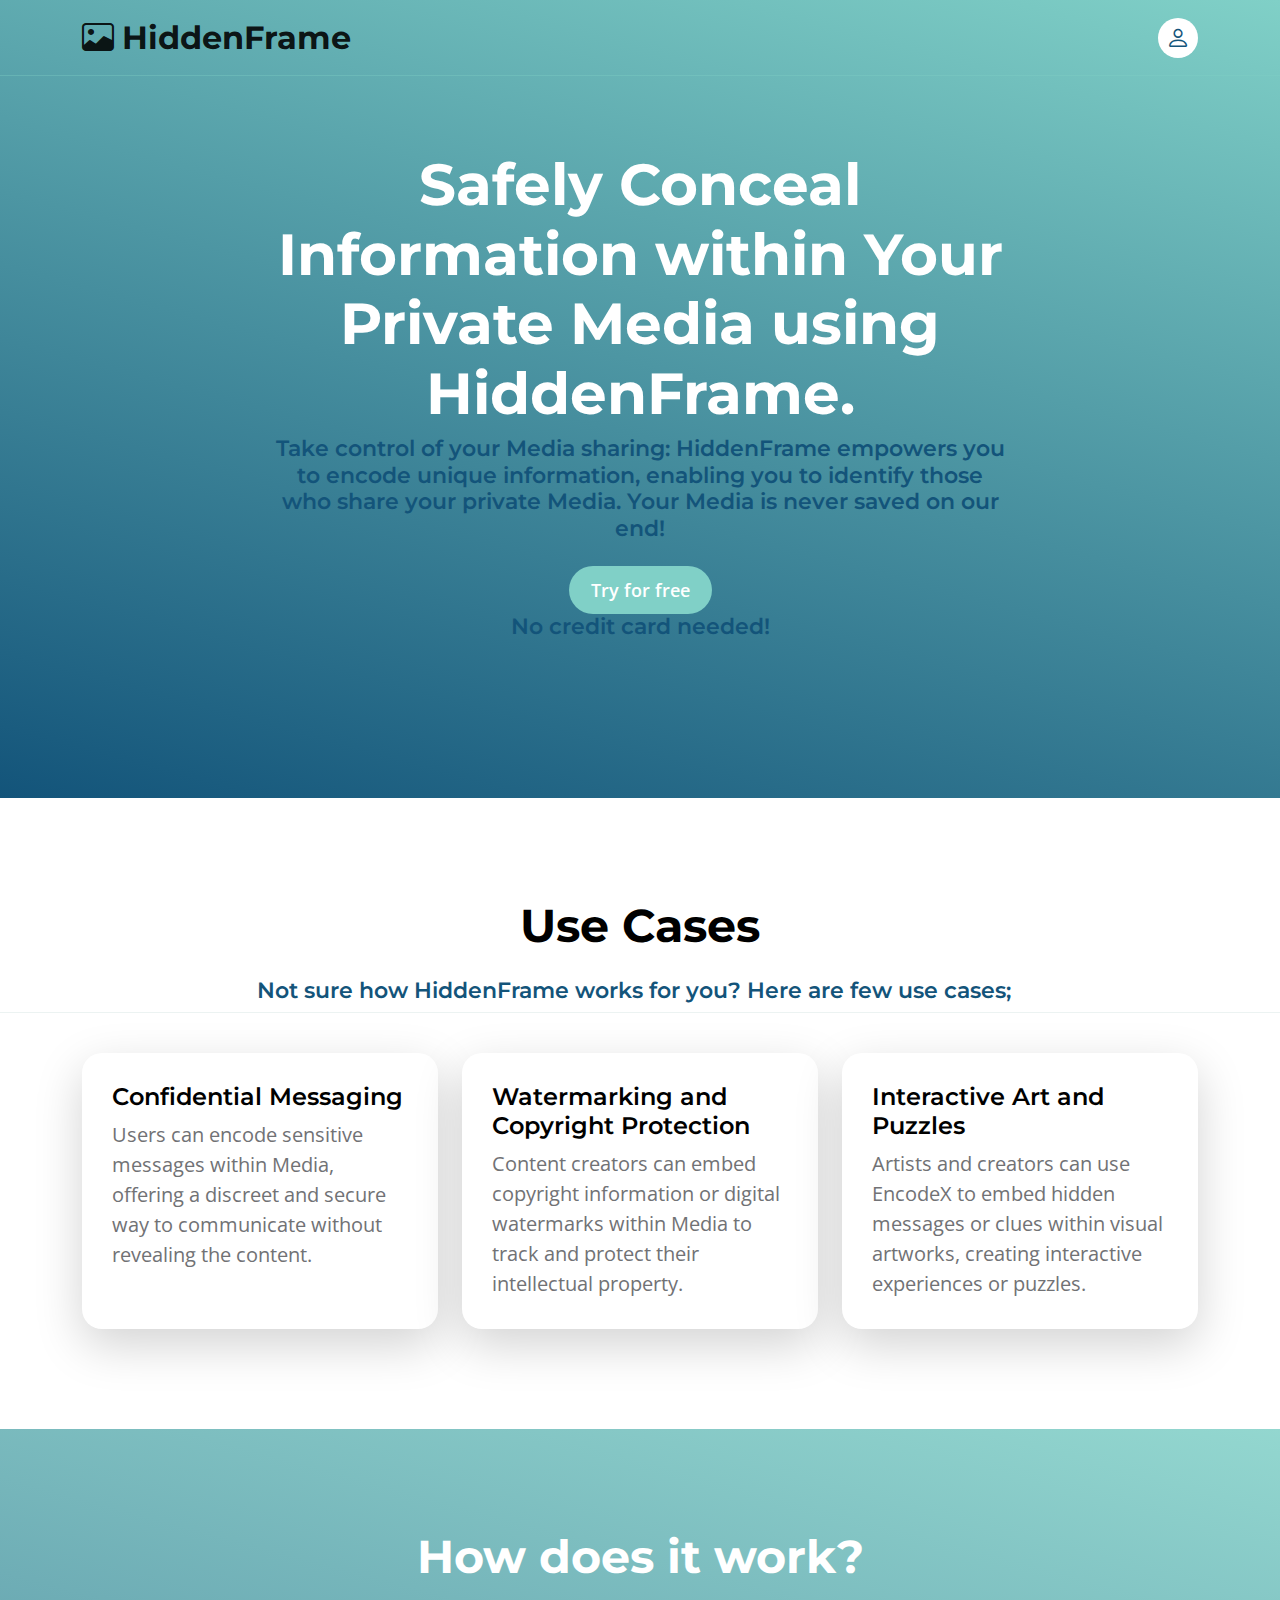
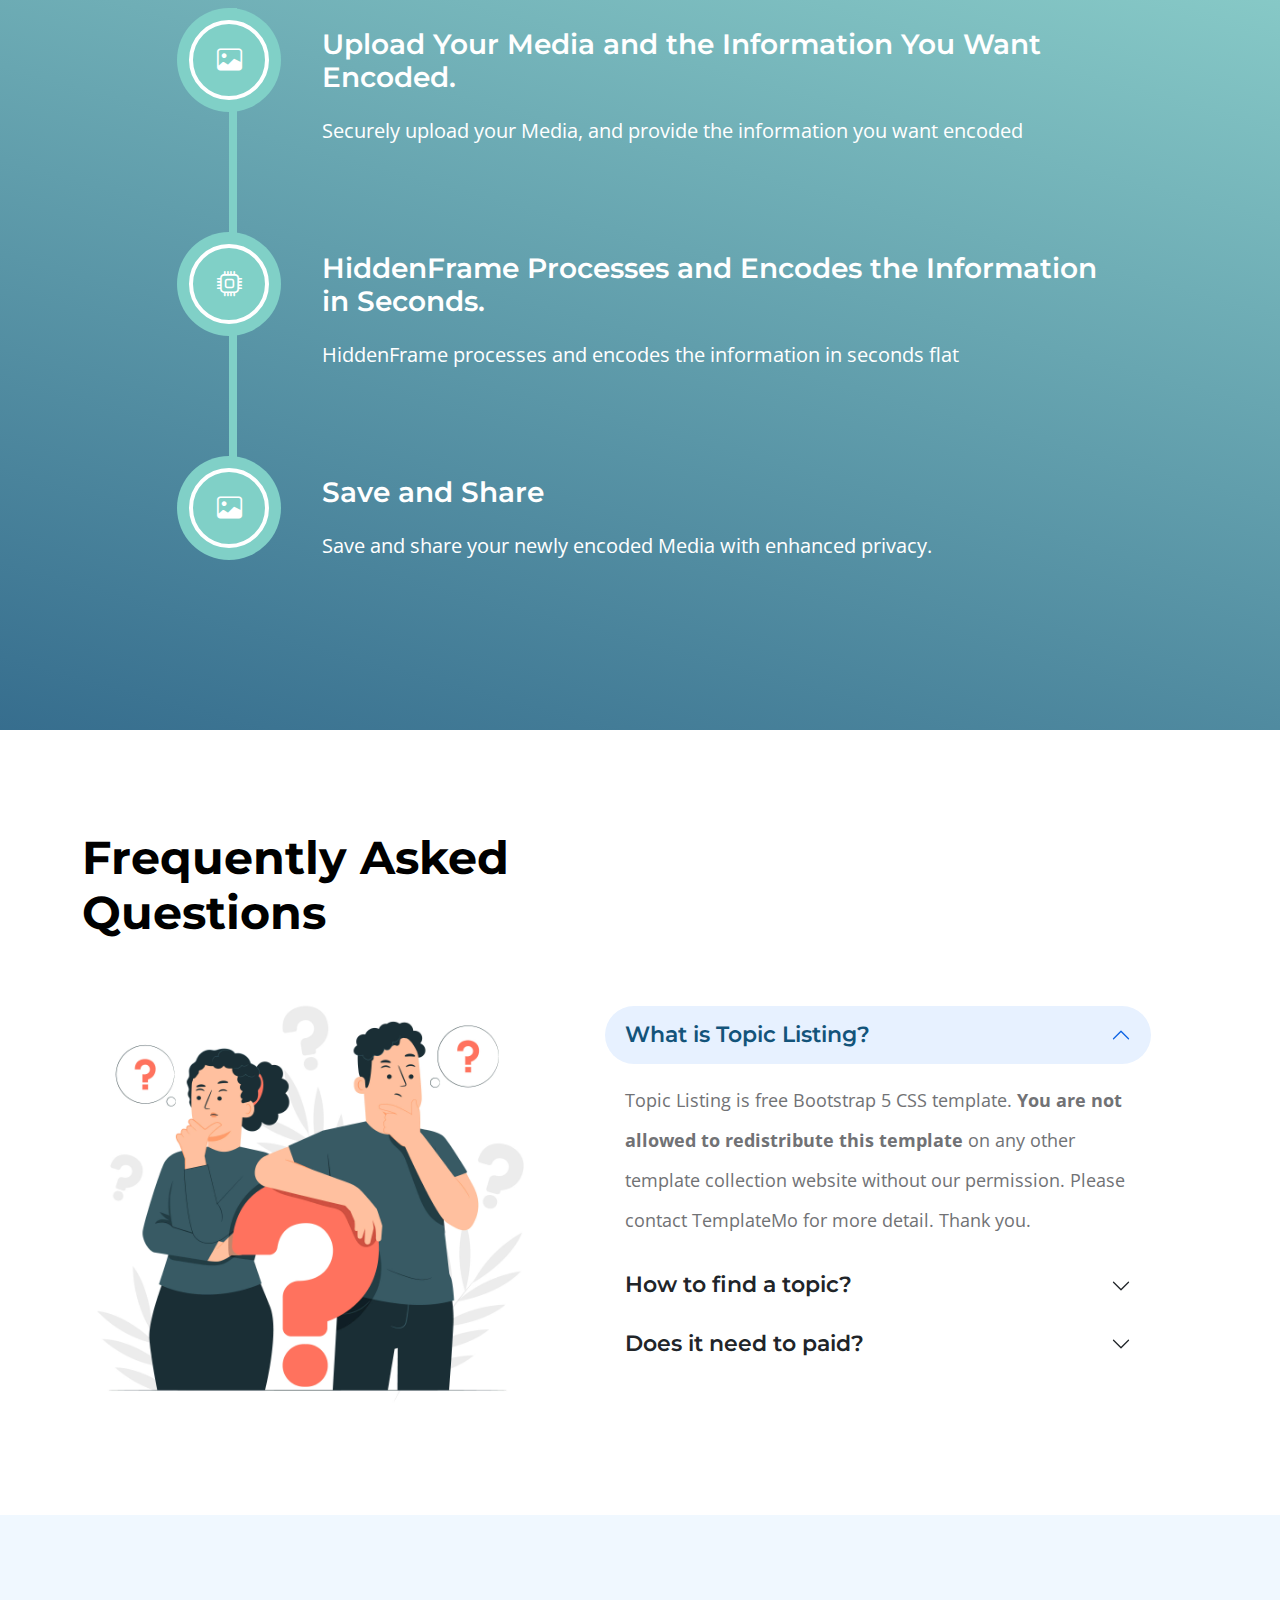
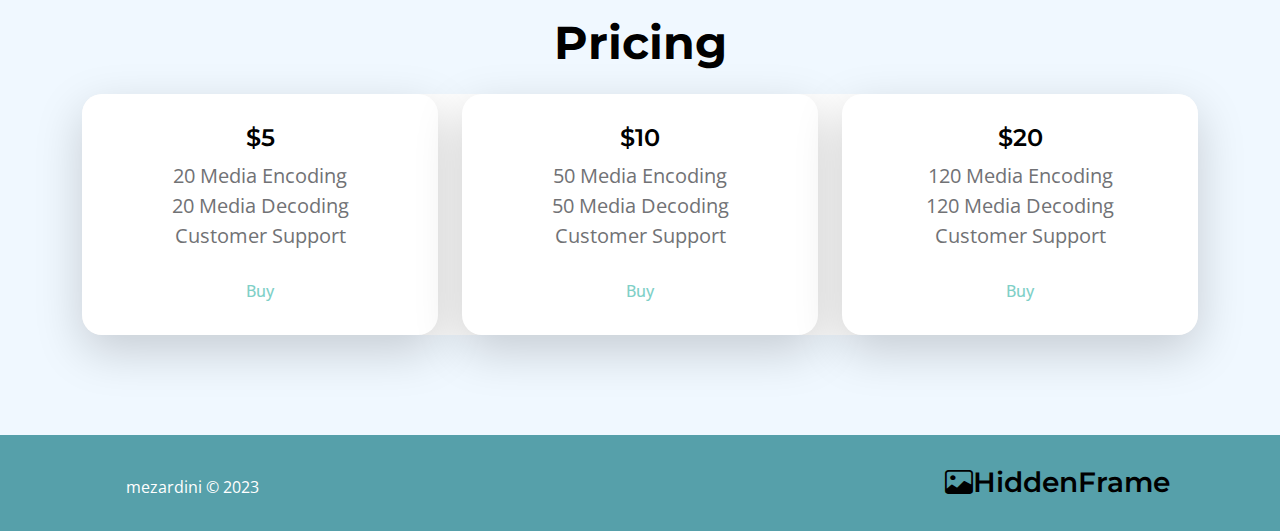
<file: tmplt/index.html>
<!doctype html>
<html lang="en">
    <head>
        <meta charset="utf-8">
        <meta name="viewport" content="width=device-width, initial-scale=1">

        <meta name="description" content="">
        <meta name="author" content="">

        <title>HiddenFrame - Encode information in Media</title>

        <!-- CSS FILES -->        
        <link rel="preconnect" href="https://fonts.googleapis.com">
        
        <link rel="preconnect" href="https://fonts.gstatic.com" crossorigin>

        <link href="https://fonts.googleapis.com/css2?family=Montserrat:wght@500;600;700&family=Open+Sans&display=swap" rel="stylesheet">
                        
        <link href="css/bootstrap.min.css" rel="stylesheet">

        <link href="css/bootstrap-icons.css" rel="stylesheet">

        <link href="css/templatemo-topic-listing.css" rel="stylesheet">  
        
        <link rel="shortcut icon" href="images/favicon.svg" type="image/x-icon">
        <link rel="icon" href="images/favicon.svg" type="image/x-icon">

    </head>
    
<body id="top">
    <main>
        <nav class="navbar navbar-expand-lg">
            <div class="container">
                <a class="navbar-brand" href="index.html">
                    <i class="bi-image"></i>
                    <span>HiddenFrame</span>
                </a>
                <div class="d-lg-none ms-auto me-4">
                    <a href="#top" class="navbar-icon bi-person smoothscroll"></a>
                </div>
    
                    <button class="navbar-toggler" type="button" data-bs-toggle="collapse" data-bs-target="#navbarNav" aria-controls="navbarNav" aria-expanded="false" aria-label="Toggle navigation">
                        <span class="navbar-toggler-icon"></span>
                    </button>
    
                    <div class="collapse navbar-collapse" id="navbarNav">
                        <ul class="navbar-nav ms-lg-5 me-lg-auto">
                            <li class="nav-item">
                                <!-- <a class="nav-link click-scroll" href="#section_1">Home</a> -->
                            </li>

                            <li class="nav-item">
                                <!-- <a class="nav-link click-scroll" href="#section_2">Browse Topics</a> -->
                            </li>
    
                            <li class="nav-item">
                                <!-- <a class="nav-link click-scroll" href="#section_3">How it works</a> -->
                            </li>

                            <li class="nav-item">
                                <!-- <a class="nav-link click-scroll" href="#section_4">FAQs</a> -->
                            </li>
    
                            <li class="nav-item">
                                <!-- <a class="nav-link click-scroll" href="#section_5">Contact</a> -->
                            </li>

                            <li class="nav-item dropdown">
                                <!-- <a class="nav-link dropdown-toggle" href="#" id="navbarLightDropdownMenuLink" role="button" data-bs-toggle="dropdown" aria-expanded="false">Pages</a>

                                <ul class="dropdown-menu dropdown-menu-light" aria-labelledby="navbarLightDropdownMenuLink">
                                    <li><a class="dropdown-item" href="topics-listing.html">Topics Listing</a></li>

                                    <li><a class="dropdown-item" href="contact.html">Contact Form</a></li>
                                </ul> -->
                            </li>
                        </ul>

                        <div class="d-none d-lg-block">
                            <!-- <a href="topics-detail.html" class="btn custom-border-btn mt-2 mt-lg-3" style="color: aliceblue;">Sign In</a> -->
                            <!-- <a href="topics-detail.html" class="btn custom-btn mt-2 mt-lg-3">Sign Up</a> -->
                            <a href="login.html" class="navbar-icon bi-person smoothscroll"></a>
                        </div>
                    </div>
                </div>
            </nav>
            

            <section class="hero-section d-flex justify-content-center align-items-center" id="section_1">
                <div class="container">
                    <div class="row">

                        <div class="col-lg-8 col-12 mx-auto">
                            <h1 class="text-white text-center">Safely Conceal Information within Your Private Media using HiddenFrame.</h1>

                            <h6 class="text-center">Take control of your Media sharing: HiddenFrame empowers you to encode unique information, enabling you to identify
                            those who share your private Media. Your Media is never saved on our end!</h6>

                            <div class="text-center">
                                <a href="topics-detail.html" class="btn custom-btn mt-2 mt-lg-3">Try for free</a>
                                <h6>No credit card needed!</h6>
                            </div>
                        </div>

                    </div>
                </div>
            </section>


           


            <section class="explore-section section-padding" id="section_2">
                <div class="container">

                        <div class="col-12 text-center">
                            <h2 class="mb-4">Use Cases</h1>
                        </div>

                    </div>
                </div>

                <div class="container-fluid">
                    <div class="row">
                        <ul class="nav nav-tabs" id="myTab" role="tablist">
                            <h6>Not sure how HiddenFrame works for you? Here are few use cases;</h6>
                        </ul>
                    </div>
                </div>

                <div class="container">
                    <div class="row">

                        <div class="col-12">
                            <div class="tab-content" id="myTabContent">
                                <div class="tab-pane fade show active" id="design-tab-pane" role="tabpanel" aria-labelledby="design-tab" tabindex="0">
                                    <div class="row">
                                        <div class="col-lg-4 col-md-6 col-12 mb-4 mb-lg-0">
                                            <div class="custom-block bg-white shadow-lg">
                                                
                                                    <div class="d-flex">
                                                        <div>
                                                            <h5 class="mb-2">Confidential Messaging</h5>

                                                            <p class="mb-0">Users can encode sensitive messages within Media, offering a discreet and secure way to communicate without revealing
                                                            the content.</p>
                                                        </div>

                                                       
                                                    </div>

                                            </div>
                                        </div>

                                        <div class="col-lg-4 col-md-6 col-12 mb-4 mb-lg-0">
                                            <div class="custom-block bg-white shadow-lg">
                                               
                                                    <div class="d-flex">
                                                        <div>
                                                            <h5 class="mb-2">Watermarking and Copyright Protection</h5>

                                                                <p class="mb-0">Content creators can embed copyright information or digital watermarks within Media to track and protect their
                                                                intellectual property.</p>
                                                        </div>

                                                       
                                                    </div>

                                            </div>
                                        </div>

                                        <div class="col-lg-4 col-md-6 col-12">
                                            <div class="custom-block bg-white shadow-lg">
                                               
                                                    <div class="d-flex">
                                                        <div>
                                                            <h5 class="mb-2">Interactive Art and Puzzles</h5>

                                                                <p class="mb-0">Artists and creators can use EncodeX to embed hidden messages or clues within visual artworks, creating interactive
                                                                experiences or puzzles.</p>
                                                        </div>

                                                        
                                                    </div>

                                            </div>
                                        </div>
                                    </div>
                                </div>
                            </div>
                    </div>
                </div>
            </section>


            <section class="timeline-section section-padding" id="section_3" style="background-attachment: fixed;">
                <div class="section-overlay"></div>

                <div class="container">
                    <div class="row">

                        <div class="col-12 text-center">
                            <h2 class="text-white mb-4">How does it work?</h1>
                        </div>

                        <div class="col-lg-10 col-12 mx-auto">
                            <div class="timeline-container">
                                <ul class="vertical-scrollable-timeline" id="vertical-scrollable-timeline">
                                    <div class="list-progress">
                                        <div class="inner"></div>
                                    </div>

                                    <li>
                                        <h4 class="text-white mb-3">Upload Your Media and the Information You Want Encoded.</h4>

                                        <p class="text-white">Securely upload your Media, and provide the information you want encoded</p>

                                        <div class="icon-holder">
                                          <i class="bi-image"></i>
                                        </div>
                                    </li>
                                    
                                    <li>
                                        <h4 class="text-white mb-3">HiddenFrame Processes and Encodes the Information in Seconds.</h4>

                                        <p class="text-white">HiddenFrame processes and encodes the information in seconds flat</p>

                                        <div class="icon-holder">
                                          <i class="bi-cpu"></i>
                                        </div>
                                    </li>

                                    <li>
                                        <h4 class="text-white mb-3">Save and Share</h4>

                                        <p class="text-white">Save and share your newly encoded Media with enhanced privacy.</p>

                                        <div class="icon-holder">
                                          <i class="bi-image"></i>
                                        </div>
                                    </li>
                                </ul>
                            </div>
                        </div>

                        <div class="col-12 text-center mt-5">
                            <!-- <p class="text-white">
                                Want to learn more?
                                <a href="#" class="btn custom-btn custom-border-btn ms-3">Check out Youtube</a>
                            </p> -->
                        </div>
                    </div>
                </div>
            </section>


            <section class="faq-section section-padding" id="section_4">
                <div class="container">
                    <div class="row">

                        <div class="col-lg-6 col-12">
                            <h2 class="mb-4">Frequently Asked Questions</h2>
                        </div>

                        <div class="clearfix"></div>

                        <div class="col-lg-5 col-12">
                            <img src="images/faq_graphic.jpg" class="img-fluid" alt="FAQs">
                        </div>

                        <div class="col-lg-6 col-12 m-auto">
                            <div class="accordion" id="accordionExample">
                                <div class="accordion-item">
                                    <h2 class="accordion-header" id="headingOne">
                                        <button class="accordion-button" type="button" data-bs-toggle="collapse" data-bs-target="#collapseOne" aria-expanded="true" aria-controls="collapseOne">
                                        What is Topic Listing?
                                        </button>
                                    </h2>

                                    <div id="collapseOne" class="accordion-collapse collapse show" aria-labelledby="headingOne" data-bs-parent="#accordionExample">
                                        <div class="accordion-body">
                                            Topic Listing is free Bootstrap 5 CSS template. <strong>You are not allowed to redistribute this template</strong> on any other template collection website without our permission. Please contact TemplateMo for more detail. Thank you.
                                        </div>
                                    </div>
                                </div>

                                <div class="accordion-item">
                                    <h2 class="accordion-header" id="headingTwo">
                                        <button class="accordion-button collapsed" type="button" data-bs-toggle="collapse" data-bs-target="#collapseTwo" aria-expanded="false" aria-controls="collapseTwo">
                                        How to find a topic?
                                    </button>
                                    </h2>

                                    <div id="collapseTwo" class="accordion-collapse collapse" aria-labelledby="headingTwo" data-bs-parent="#accordionExample">
                                        <div class="accordion-body">
                                            You can search on Google with <strong>keywords</strong> such as templatemo portfolio, templatemo one-page layouts, photography, digital marketing, etc.
                                        </div>
                                    </div>
                                </div>

                                <div class="accordion-item">
                                    <h2 class="accordion-header" id="headingThree">
                                        <button class="accordion-button collapsed" type="button" data-bs-toggle="collapse" data-bs-target="#collapseThree" aria-expanded="false" aria-controls="collapseThree">
                                        Does it need to paid?
                                    </button>
                                    </h2>

                                    <div id="collapseThree" class="accordion-collapse collapse" aria-labelledby="headingThree" data-bs-parent="#accordionExample">
                                        <div class="accordion-body">
                                            You can modify any of this with custom CSS or overriding our default variables. It's also worth noting that just about any HTML can go within the <code>.accordion-body</code>, though the transition does limit overflow.
                                        </div>
                                    </div>
                                </div>
                            </div>
                        </div>

                    </div>
                </div>
            </section>


            <section class="contact-section section-padding section-bg" id="section_5">
                <div class="container">
                
                    <div class="col-12 text-center">
                        <h2 class="mb-4">Pricing</h1>
                    </div>
                
                </div>
                </div>
                
                <div class="container">
                    <div class="row">
                
                        <div class="col-12">
                            <div class="tab-content" id="myTabContent">
                                <div class="tab-pane fade show active" id="design-tab-pane" role="tabpanel" aria-labelledby="design-tab"
                                    tabindex="0">
                                    <div class="row">
                                        <div class="col-lg-4 col-md-6 col-12 mb-4 mb-lg-0">
                                            <div class="custom-block bg-white shadow-lg">
                
                                                <div class="f-flex">
                                                    <div>
                                                        <h5 class="mb-2 text-center">$5</h5>
                
                                                        <p class="mb-0 text-center">20 Media Encoding</p>
                                                        <p class="mb-0 text-center">20 Media Decoding</p>
                                                        <p class="mb-0 text-center">Customer Support</p>

                                                        <br>
                                                        <p class="mb-0 text-center"><a href="#" class="site-footer-link">Buy</a></p>
                                                    </div>
                
                
                                                </div>
                
                                            </div>
                                        </div>
                
                                        <div class="col-lg-4 col-md-6 col-12 mb-4 mb-lg-0">
                                            <div class="custom-block bg-white shadow-lg">
                
                                                <div class="f-flex">
                                                    <div>
                                                        <h5 class="mb-2 text-center">$10</h5>
                
                                                        <p class="mb-0 text-center">50 Media Encoding</p>
                                                        <p class="mb-0 text-center">50 Media Decoding</p>
                                                        <p class="mb-0 text-center">Customer Support</p>

                                                        <br>
                                                        <p class="mb-0 text-center"><a href="#" class="site-footer-link">Buy</a></p>
                                                    </div>
                
                
                                                </div>
                
                                            </div>
                                        </div>
                
                                        <div class="col-lg-4 col-md-6 col-12">
                                            <div class="custom-block bg-white shadow-lg">
                
                                                <div class="f-flex">
                                                    <div>
                                                        <h5 class="mb-2 text-center">$20</h5>
                
                                                        <p class="mb-0 text-center">120 Media Encoding</p>
                                                        <p class="mb-0 text-center">120 Media Decoding</p>
                                                        <p class="mb-0 text-center">Customer Support</p>

                                                        <br>
                                                        <p class="mb-0 text-center"><a href="#" class="site-footer-link">Buy</a></p>
                                                    </div>
                
                
                                                </div>
                
                                            </div>
                                        </div>
                                    </div>
                                </div>
                
                
                            </div>
                
                        </div>
                    </div>
            </section>
        </main>

        <div class="">
            <!-- Footer -->
            <footer class="text-center text-lg-start text-white" style="background-color: #56A0AA">
                <!-- Grid container -->
                <div class="container p-4 pb-0">
                    <!-- Section: Links -->
                    
        
                    <!-- Section: Copyright -->
                    <section class="p-3 pt-0">
                        <div class="row d-flex align-items-center">
                            <!-- Grid column -->
                            <div class="col-md-7 col-lg-8 text-center text-md-start">
                                <!-- Copyright -->
                                <div class="p-3">
                                    mezardini © 2023
                                </div>
                                <!-- Copyright -->
                            </div>
                            <!-- Grid column -->
        
                            <!-- Grid column -->
                            <div class="col-md-5 col-lg-4 ml-lg-0 text-center text-md-end">
                                <h4><i class="bi-image"></i>HiddenFrame</h4>
                            </div>
                            <!-- Grid column -->
                        </div>
                    </section>
                    <!-- Section: Copyright -->
                </div>
                <!-- Grid container -->
            </footer>
            <!-- Footer -->
        </div>
       


        <!-- JAVASCRIPT FILES -->
        <script src="js/jquery.min.js"></script>
        <script src="js/bootstrap.bundle.min.js"></script>
        <script src="js/jquery.sticky.js"></script>
        <script src="js/click-scroll.js"></script>
        <script src="js/custom.js"></script>

    </body>
</html>
</file>
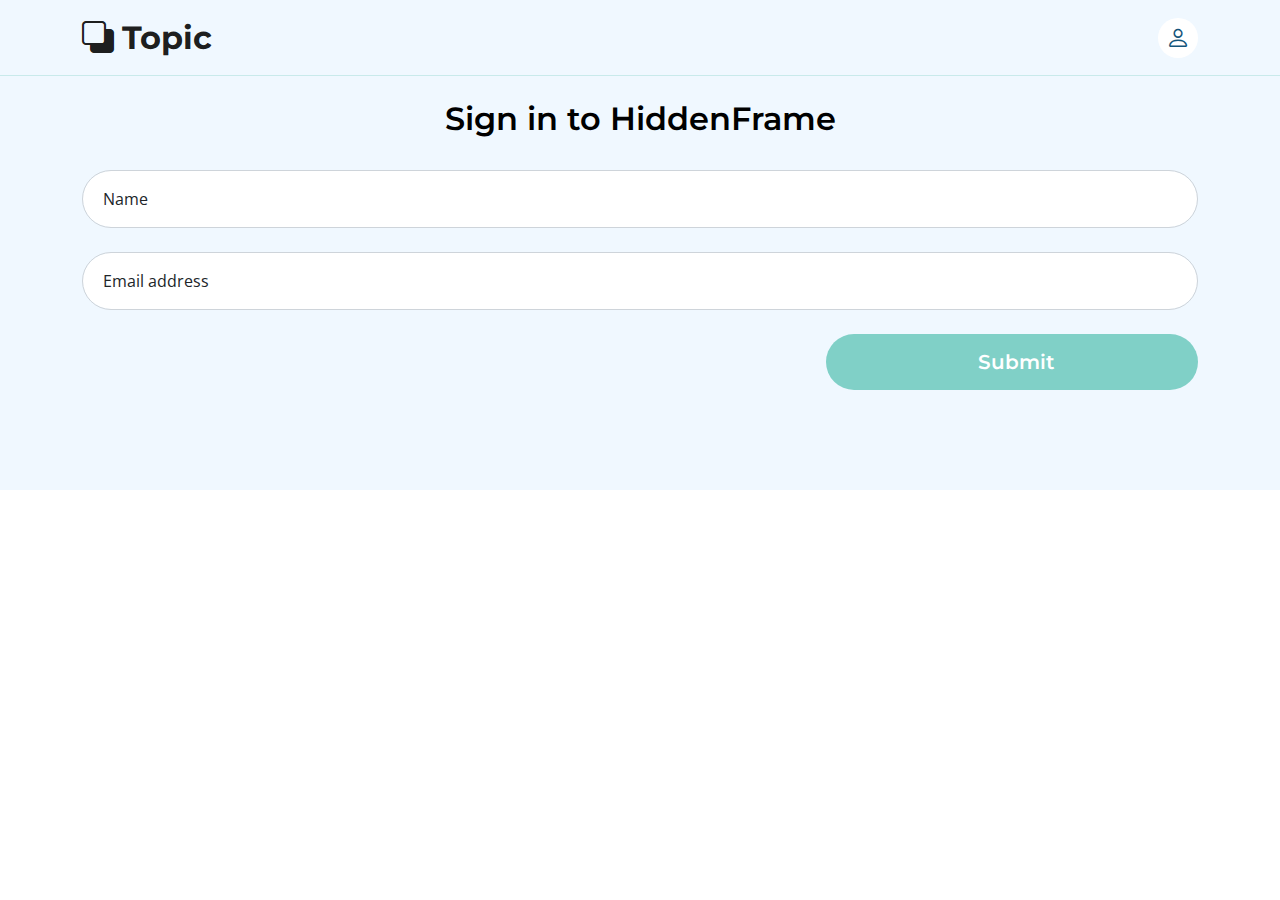
<file: tmplt/login.html>
<!doctype html>
<html lang="en">
    <head>
        <meta charset="utf-8">
        <meta name="viewport" content="width=device-width, initial-scale=1">

        <meta name="description" content="">
        <meta name="author" content="">

        <title>HiddenFrame - Encode information in images</title>

        <!-- CSS FILES -->        
        <link rel="preconnect" href="https://fonts.googleapis.com">
        
        <link rel="preconnect" href="https://fonts.gstatic.com" crossorigin>

        <link href="https://fonts.googleapis.com/css2?family=Montserrat:wght@500;600;700&family=Open+Sans&display=swap" rel="stylesheet">
                        
        <link href="css/bootstrap.min.css" rel="stylesheet">

        <link href="css/bootstrap-icons.css" rel="stylesheet">

        <link href="css/templatemo-topic-listing.css" rel="stylesheet">      
<!--

TemplateMo 590 topic listing

https://templatemo.com/tm-590-topic-listing

-->
    </head>
    
    <body id="top">

        <main>

            <nav class="navbar navbar-expand-lg">
                <div class="container">
                    <a class="navbar-brand" href="index.html">
                        <i class="bi-back"></i>
                        <span>Topic</span>
                    </a>

                    <div class="d-lg-none ms-auto me-4">
                        <a href="#top" class="navbar-icon bi-person smoothscroll"></a>
                    </div>
    
                    <button class="navbar-toggler" type="button" data-bs-toggle="collapse" data-bs-target="#navbarNav" aria-controls="navbarNav" aria-expanded="false" aria-label="Toggle navigation">
                        <span class="navbar-toggler-icon"></span>
                    </button>
    
                    <div class="collapse navbar-collapse" id="navbarNav">
                        <ul class="navbar-nav ms-lg-5 me-lg-auto">
                            <li class="nav-item">
                                <!-- <a class="nav-link click-scroll" href="#section_1">Home</a> -->
                            </li>

                            <li class="nav-item">
                                <!-- <a class="nav-link click-scroll" href="#section_2">Browse Topics</a> -->
                            </li>
    
                            <li class="nav-item">
                                <!-- <a class="nav-link click-scroll" href="#section_3">How it works</a> -->
                            </li>

                            <li class="nav-item">
                                <!-- <a class="nav-link click-scroll" href="#section_4">FAQs</a> -->
                            </li>
    
                            <li class="nav-item">
                                <!-- <a class="nav-link click-scroll" href="#section_5">Contact</a> -->
                            </li>

                            <li class="nav-item dropdown">
                                <!-- <a class="nav-link dropdown-toggle" href="#" id="navbarLightDropdownMenuLink" role="button" data-bs-toggle="dropdown" aria-expanded="false">Pages</a>

                                <ul class="dropdown-menu dropdown-menu-light" aria-labelledby="navbarLightDropdownMenuLink">
                                    <li><a class="dropdown-item" href="topics-listing.html">Topics Listing</a></li>

                                    <li><a class="dropdown-item" href="contact.html">Contact Form</a></li>
                                </ul> -->
                            </li>
                        </ul>

                        <div class="d-none d-lg-block">
                            <a href="#top" class="navbar-icon bi-person smoothscroll"></a>
                        </div>
                    </div>
                </div>
            </nav>
            

            <section class="section-padding section-bg">
                <div class="container">
                    <div class="row">
            
                        <div class="col-sm-12 col-12">
                            <h3 class="mb-4 pb-2 text-center">Sign in to HiddenFrame</h3>
                        </div>
            
                        <form action="#" method="post" class="custom-form contact-form" role="form">
                           
                                    <div class="form-floating">
                                        <input type="text" name="name" id="name" class="form-control" placeholder="Name" required="">
                        
                                        <label for="floatingInput">Name</label>
                                    </div>
                                    <div class="form-floating">
                                        <input type="email" name="email" id="email" pattern="[^ @]*@[^ @]*" class="form-control"
                                            placeholder="Email address" required="">
                        
                                        <label for="floatingInput">Email address</label>
                                    </div>

                        
                        
                                <div class="col-sm-4 col-12 ms-auto">
                                    <button type="submit" class="form-control">Submit</button>
                                </div>
                        </form>
                    </div>
                </div>
            </section>
        </main>

    


        <!-- JAVASCRIPT FILES -->
        <script src="js/jquery.min.js"></script>
        <script src="js/bootstrap.bundle.min.js"></script>
        <script src="js/jquery.sticky.js"></script>
        <script src="js/click-scroll.js"></script>
        <script src="js/custom.js"></script>

    </body>
</html>
</file>
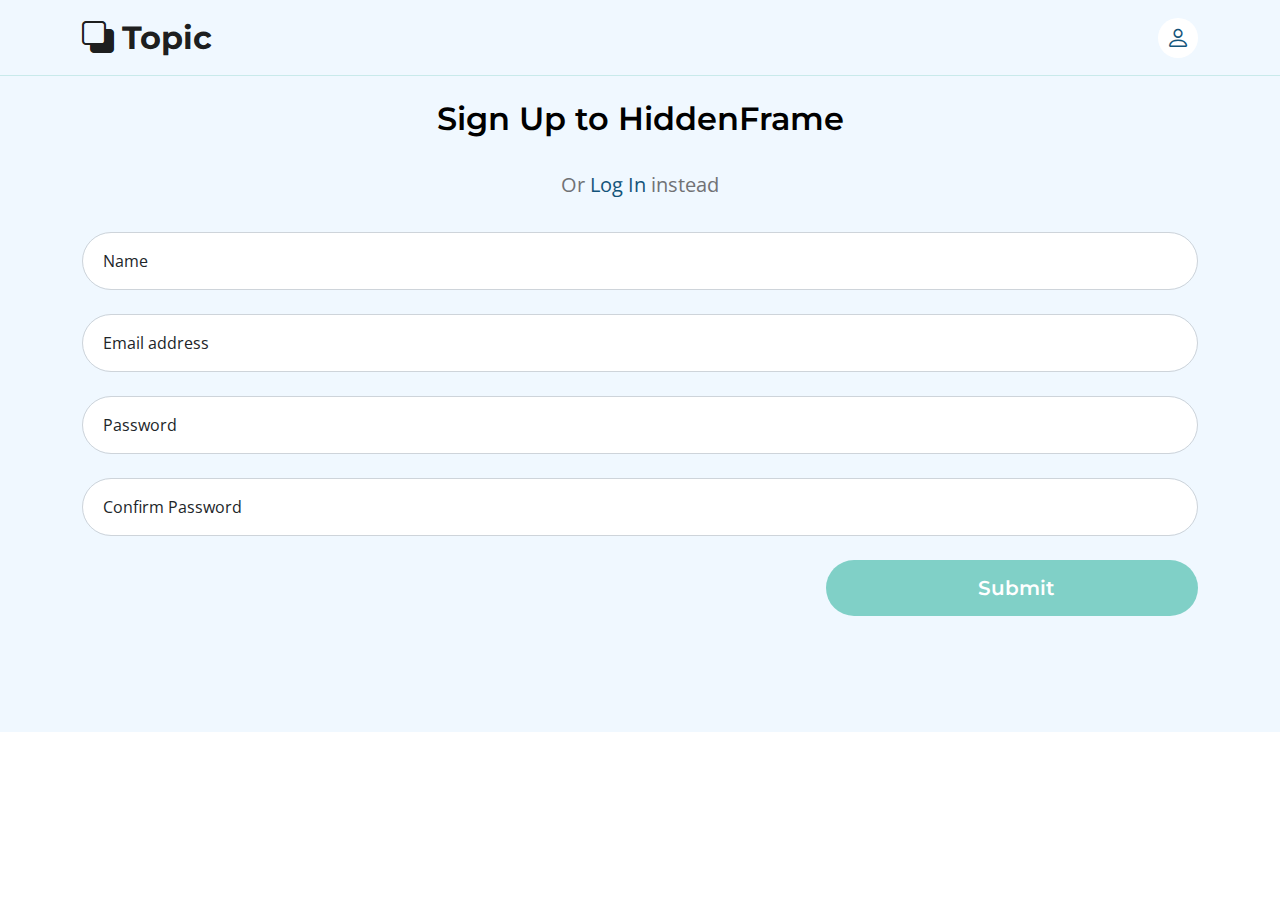
<file: tmplt/signup.html>
<!DOCTYPE html>
<html lang="en">
  <head>
    <meta charset="utf-8" />
    <meta name="viewport" content="width=device-width, initial-scale=1" />

    <meta name="description" content="" />
    <meta name="author" content="" />

    <title>HiddenFrame - Encode information in images</title>

    <!-- CSS FILES -->
    <link rel="preconnect" href="https://fonts.googleapis.com" />

    <link rel="preconnect" href="https://fonts.gstatic.com" crossorigin />

    <link
      href="https://fonts.googleapis.com/css2?family=Montserrat:wght@500;600;700&family=Open+Sans&display=swap"
      rel="stylesheet"
    />

    <link href="css/bootstrap.min.css" rel="stylesheet" />

    <link href="css/bootstrap-icons.css" rel="stylesheet" />

    <link href="css/templatemo-topic-listing.css" rel="stylesheet" />
    <link rel="stylesheet" href="style.css" />
    <!--

TemplateMo 590 topic listing

https://templatemo.com/tm-590-topic-listing

-->
  </head>

  <body id="top">
    <main>
      <nav class="navbar navbar-expand-lg">
        <div class="container">
          <a class="navbar-brand" href="index.html">
            <i class="bi-back"></i>
            <span>Topic</span>
          </a>

          <div class="d-lg-none ms-auto me-4">
            <a href="#top" class="navbar-icon bi-person smoothscroll"></a>
          </div>

          <button
            class="navbar-toggler"
            type="button"
            data-bs-toggle="collapse"
            data-bs-target="#navbarNav"
            aria-controls="navbarNav"
            aria-expanded="false"
            aria-label="Toggle navigation"
          >
            <span class="navbar-toggler-icon"></span>
          </button>

          <div class="collapse navbar-collapse" id="navbarNav">
            <ul class="navbar-nav ms-lg-5 me-lg-auto">
              <li class="nav-item">
                <!-- <a class="nav-link click-scroll" href="#section_1">Home</a> -->
              </li>

              <li class="nav-item">
                <!-- <a class="nav-link click-scroll" href="#section_2">Browse Topics</a> -->
              </li>

              <li class="nav-item">
                <!-- <a class="nav-link click-scroll" href="#section_3">How it works</a> -->
              </li>

              <li class="nav-item">
                <!-- <a class="nav-link click-scroll" href="#section_4">FAQs</a> -->
              </li>

              <li class="nav-item">
                <!-- <a class="nav-link click-scroll" href="#section_5">Contact</a> -->
              </li>

              <li class="nav-item dropdown">
                <!-- <a class="nav-link dropdown-toggle" href="#" id="navbarLightDropdownMenuLink" role="button" data-bs-toggle="dropdown" aria-expanded="false">Pages</a>

                                <ul class="dropdown-menu dropdown-menu-light" aria-labelledby="navbarLightDropdownMenuLink">
                                    <li><a class="dropdown-item" href="topics-listing.html">Topics Listing</a></li>

                                    <li><a class="dropdown-item" href="contact.html">Contact Form</a></li>
                                </ul> -->
              </li>
            </ul>

            <div class="d-none d-lg-block">
              <a
                href="login.html"
                class="navbar-icon bi-person smoothscroll"
              ></a>
            </div>
          </div>
        </div>
      </nav>

      <section class="section-padding section-bg">
        <div class="container">
          <div class="row form_container">
            <div class="col-sm-12 col-12">
              <h3 class="mb-4 pb-2 text-center">Sign Up to HiddenFrame</h3>
              <p class="text-center">
                Or <a href="login.html">Log In</a> instead
              </p>
            </div>

            <form
              action="#"
              method="post"
              class="custom-form contact-form"
              role="form"
            >
              <div class="form-floating">
                <input
                  type="text"
                  name="name"
                  id="name"
                  class="form-control"
                  placeholder="Name"
                  required=""
                />

                <label for="floatingInput">Name</label>
              </div>
              <div class="form-floating">
                <input
                  type="email"
                  name="email"
                  id="email"
                  pattern="[^ @]*@[^ @]*"
                  class="form-control"
                  placeholder="Email address"
                  required=""
                />

                <label for="floatingInput">Email address</label>
              </div>

              <div class="form-floating">
                <input
                  type="password"
                  name="email"
                  id="email"
                  pattern="[^ @]*@[^ @]*"
                  class="form-control"
                  placeholder="Password"
                  required=""
                />

                <label for="floatingInput">Password</label>
              </div>

              <div class="form-floating">
                <input
                  type="password"
                  name="email"
                  id="email"
                  pattern="[^ @]*@[^ @]*"
                  class="form-control"
                  placeholder="Confirm Password"
                  required=""
                />

                <label for="floatingInput">Confirm Password</label>
              </div>

              <div class="col-sm-4 col-12 ms-auto">
                <button type="submit" class="form-control">Submit</button>
              </div>
            </form>
          </div>
        </div>
      </section>
    </main>

    <!-- JAVASCRIPT FILES -->
    <script src="js/jquery.min.js"></script>
    <script src="js/bootstrap.bundle.min.js"></script>
    <script src="js/jquery.sticky.js"></script>
    <script src="js/click-scroll.js"></script>
    <script src="js/custom.js"></script>
  </body>
</html>
</file>
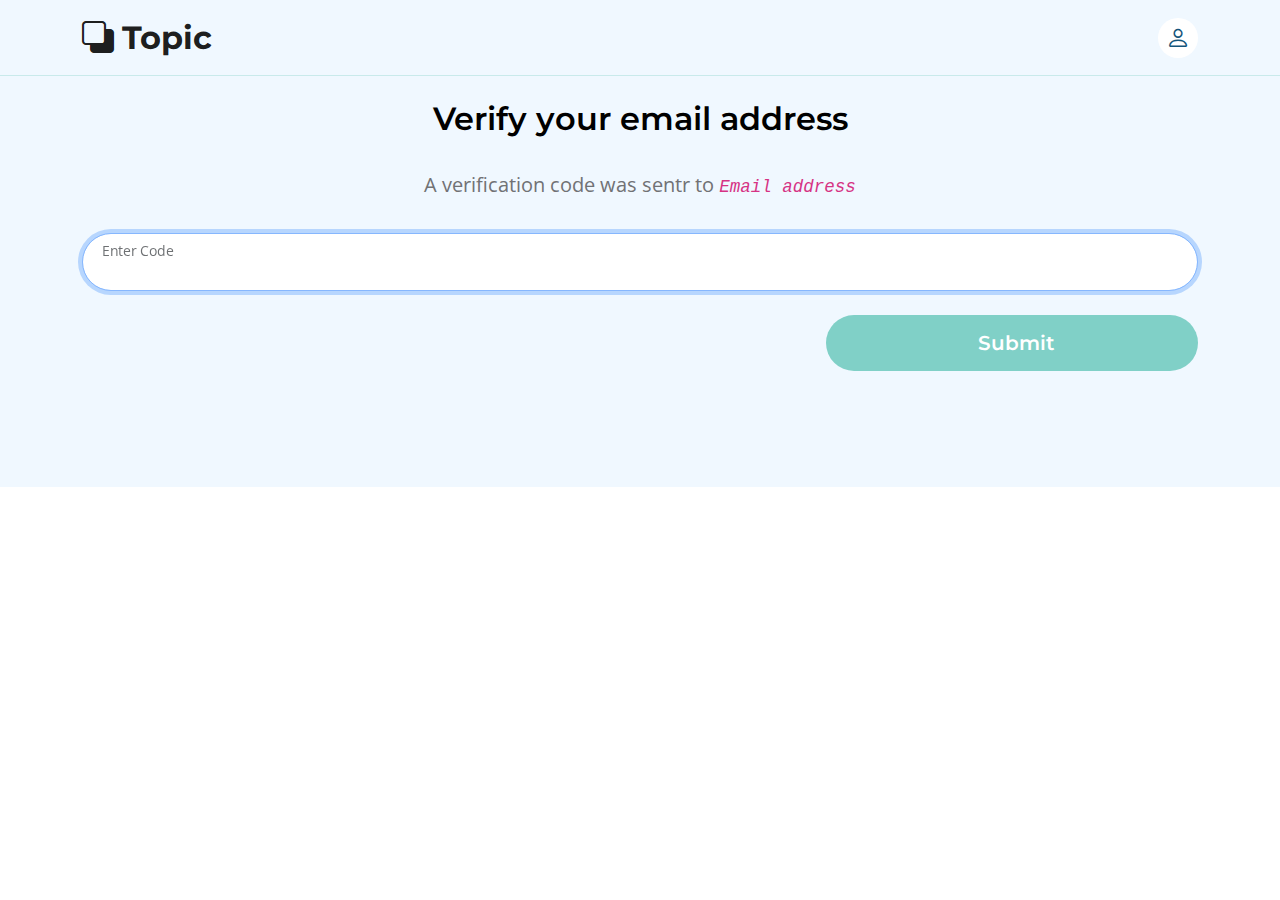
<file: tmplt/verify.html>
<!DOCTYPE html>
<html lang="en">
  <head>
    <meta charset="utf-8" />
    <meta name="viewport" content="width=device-width, initial-scale=1" />

    <meta name="description" content="" />
    <meta name="author" content="" />

    <title>HiddenFrame - Encode information in images</title>

    <!-- CSS FILES -->
    <link rel="preconnect" href="https://fonts.googleapis.com" />

    <link rel="preconnect" href="https://fonts.gstatic.com" crossorigin />

    <link
      href="https://fonts.googleapis.com/css2?family=Montserrat:wght@500;600;700&family=Open+Sans&display=swap"
      rel="stylesheet"
    />

    <link href="css/bootstrap.min.css" rel="stylesheet" />

    <link href="css/bootstrap-icons.css" rel="stylesheet" />

    <link href="css/templatemo-topic-listing.css" rel="stylesheet" />
    <link rel="stylesheet" href="style.css" />
    <!--

TemplateMo 590 topic listing

https://templatemo.com/tm-590-topic-listing

-->
  </head>

  <body id="top">
    <main>
      <nav class="navbar navbar-expand-lg">
        <div class="container">
          <a class="navbar-brand" href="index.html">
            <i class="bi-back"></i>
            <span>Topic</span>
          </a>

          <div class="d-lg-none ms-auto me-4">
            <a href="#top" class="navbar-icon bi-person smoothscroll"></a>
          </div>

          <button
            class="navbar-toggler"
            type="button"
            data-bs-toggle="collapse"
            data-bs-target="#navbarNav"
            aria-controls="navbarNav"
            aria-expanded="false"
            aria-label="Toggle navigation"
          >
            <span class="navbar-toggler-icon"></span>
          </button>

          <div class="collapse navbar-collapse" id="navbarNav">
            <ul class="navbar-nav ms-lg-5 me-lg-auto">
              <li class="nav-item">
                <!-- <a class="nav-link click-scroll" href="#section_1">Home</a> -->
              </li>

              <li class="nav-item">
                <!-- <a class="nav-link click-scroll" href="#section_2">Browse Topics</a> -->
              </li>

              <li class="nav-item">
                <!-- <a class="nav-link click-scroll" href="#section_3">How it works</a> -->
              </li>

              <li class="nav-item">
                <!-- <a class="nav-link click-scroll" href="#section_4">FAQs</a> -->
              </li>

              <li class="nav-item">
                <!-- <a class="nav-link click-scroll" href="#section_5">Contact</a> -->
              </li>

              <li class="nav-item dropdown">
                <!-- <a class="nav-link dropdown-toggle" href="#" id="navbarLightDropdownMenuLink" role="button" data-bs-toggle="dropdown" aria-expanded="false">Pages</a>

                                <ul class="dropdown-menu dropdown-menu-light" aria-labelledby="navbarLightDropdownMenuLink">
                                    <li><a class="dropdown-item" href="topics-listing.html">Topics Listing</a></li>

                                    <li><a class="dropdown-item" href="contact.html">Contact Form</a></li>
                                </ul> -->
              </li>
            </ul>

            <div class="d-none d-lg-block">
              <a href="#top" class="navbar-icon bi-person smoothscroll"></a>
            </div>
          </div>
        </div>
      </nav>

      <section class="section-padding section-bg">
        <div class="container">
          <div class="row form_container">
            <div class="col-sm-12 col-12">
              <h3 class="mb-4 pb-2 text-center">Verify your email address</h3>
              <p class="text-center">
                A verification code was sentr to
                <code><i>Email address</i></code>
              </p>
            </div>

            <form
              action="#"
              method="post"
              class="custom-form contact-form"
              role="form"
            >
              <!-- <div class="form-floating">
                <input
                  type="text"
                  name="name"
                  id="name"
                  class="form-control"
                  placeholder="Name"
                  required=""
                />

                <label for="floatingInput">Name</label>
              </div> -->
              <div class="form-floating">
                <input
                  type="text"
                  name="OTP"
                  id="OTP"
                  class="form-control"
                  placeholder="Enter code"
                  required=""
                  autofocus
                />

                <label for="floatingInput">Enter Code</label>
              </div>

              <div class="col-sm-4 col-12 ms-auto">
                <button type="submit" class="form-control">Submit</button>
              </div>
            </form>
          </div>
        </div>
      </section>
    </main>

    <!-- JAVASCRIPT FILES -->
    <script src="js/jquery.min.js"></script>
    <script src="js/bootstrap.bundle.min.js"></script>
    <script src="js/jquery.sticky.js"></script>
    <script src="js/click-scroll.js"></script>
    <script src="js/custom.js"></script>
  </body>
</html>
</file>
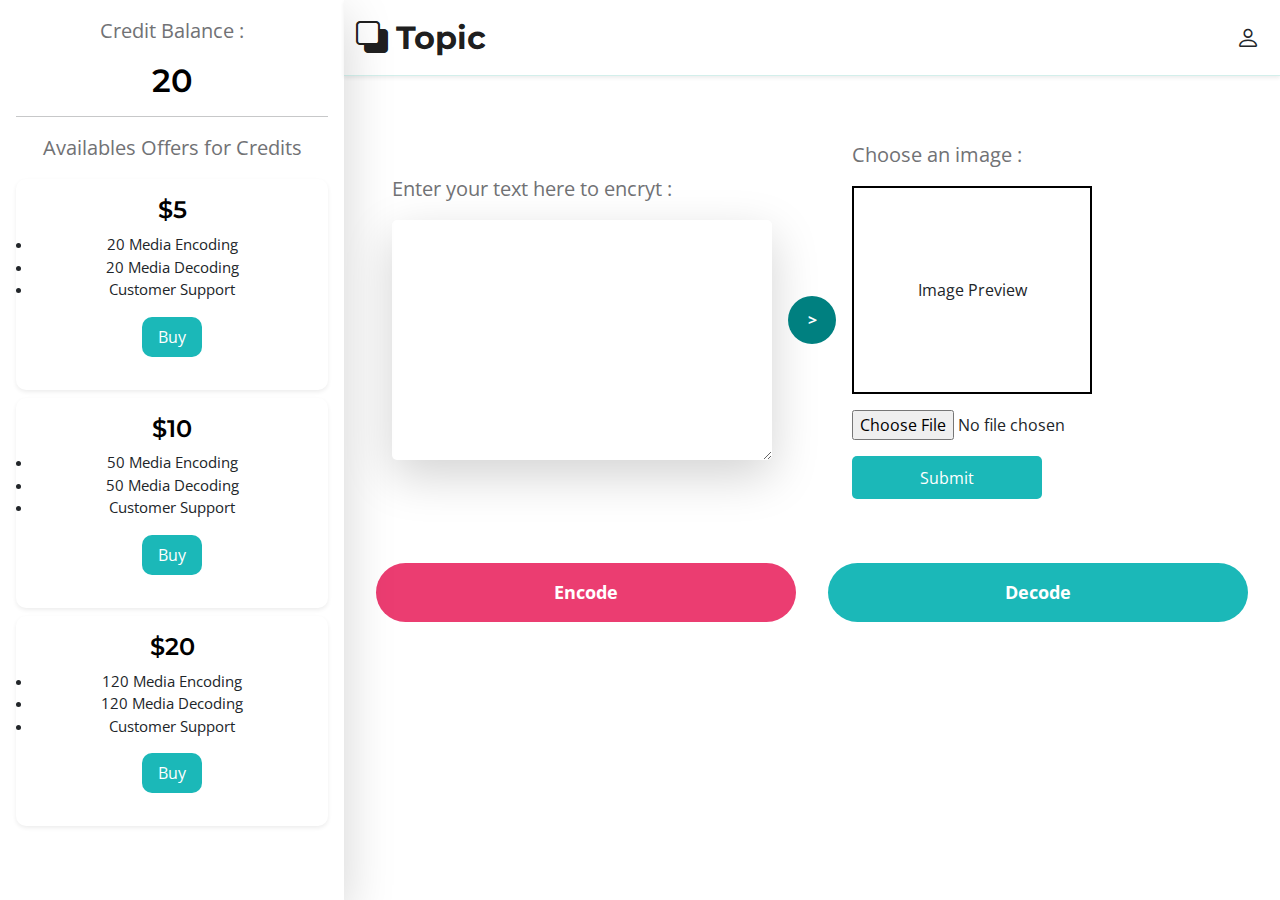
<file: tmplt/Dashboard/dashboard.html>
<!DOCTYPE html>
<html lang="en">
  <head>
    <meta charset="UTF-8" />
    <meta name="viewport" content="width=device-width, initial-scale=1.0" />
    <title>HiddenFrame | Dashboard</title>
    <!-- CSS FILES -->
    <link rel="preconnect" href="https://fonts.googleapis.com" />

    <link rel="preconnect" href="https://fonts.gstatic.com" crossorigin />

    <link
      href="https://fonts.googleapis.com/css2?family=Montserrat:wght@500;600;700&family=Open+Sans&display=swap"
      rel="stylesheet"
    />

    <link href="../css/bootstrap.min.css" rel="stylesheet" />

    <link href="../css/bootstrap-icons.css" rel="stylesheet" />

    <link href="../css/templatemo-topic-listing.css" rel="stylesheet" />
    <link rel="stylesheet" href="dashboard.css" />
  </head>
  <body>
    <main>
      <div class="sidebar shadow-lg">
        <div class="closeBtn">&times;</div>
        <div class="text-center">
          <p>Credit Balance :</p>
          <h3>20</h3>
        </div>

        <hr />

        <p class="my-3 text-center">Availables Offers for Credits</p>
        <div class="offers">
          <div
            class="offer_box shadow-sm p-3 mb-2 text-center"
            style="border-radius: 10px"
          >
            <h5>$5</h5>
            <li>20 Media Encoding</li>
            <li>20 Media Decoding</li>
            <li>Customer Support</li>

            <a href="" class="my-3">Buy</a>
          </div>
          <div
            class="offer_box shadow-sm p-3 mb-2 text-center"
            style="border-radius: 10px"
          >
            <h5>$10</h5>
            <li>50 Media Encoding</li>
            <li>50 Media Decoding</li>
            <li>Customer Support</li>

            <a href="" class="my-3">Buy</a>
          </div>
          <div
            class="offer_box shadow-sm p-3 mb-2 text-center"
            style="border-radius: 10px"
          >
            <h5>$20</h5>
            <li>120 Media Encoding</li>
            <li>120 Media Decoding</li>
            <li>Customer Support</li>

            <a href="" class="my-3">Buy</a>
          </div>
        </div>
      </div>

      <div class="content">
        <nav class="navbar navbar-expand-lg shadow-sm">
          <div class="container">
            <a class="navbar-brand" href="../index.html">
              <i class="bi-back"></i>
              <span>Topic</span>
            </a>

            <div
              class="d-block navbar-icon bi-person smoothscroll profile"
            ></div>
          </div>
        </nav>

        <form>
          <div class="form">
            <div class="text-details">
              <p>Enter your text here to encryt :</p>
              <textarea class="shadow-lg"></textarea>
            </div>
            <div class="arrow">></div>
            <div class="img-details">
              <p>Choose an image :</p>
              <div class="preview">Image Preview</div>
              <input type="file" class="encryption-img mb-3" />
              <button id="submit">Submit</button>
            </div>
          </div>

          <div class="bottom">
            <button id="encode">Encode</button>
            <button id="decode">Decode</button>
          </div>
        </form>
      </div>
    </main>
  </body>
  <!-- 
  <script>
    const imgPreview = document.querySelector(".img-preview");
    const preview = document.querySelector(".preview");
    const encryptionImg = document.querySelector(".encryption-img");
    const btn = document.querySelector("#submit");

    btn.addEventListener("click", () => {
      if (encryptionImg.value) {
        let img = `<img class="img-preview" src="" alt="" />`;
        img.src = encryptionImg.value;
        preview.innerHTML = img;
      } else {
        alert("Please choose a file");
      }
    });
  </script> -->

  <script>
    const profile = document.querySelector(".profile");
    const sidebar = document.querySelector(".sidebar");
    const closeBtn = document.querySelector(".closeBtn");

    profile.addEventListener("click", () => {
      sidebar.style.left = 0;
    });
    closeBtn.addEventListener("click", () => {
      sidebar.style.left = "-100%";
    });
  </script>
</html>
</file>
<file: tmplt/css/templatemo-topic-listing.css>
/*

TemplateMo 590 topic listing

https://templatemo.com/tm-590-topic-listing

*/

/*---------------------------------------
  CUSTOM PROPERTIES ( VARIABLES )             
-----------------------------------------*/
:root {
  --white-color:                  #ffffff;
  --primary-color:                #13547a;
  --secondary-color:              #80d0c7;
  --section-bg-color:             #f0f8ff;
  --custom-btn-bg-color:          #80d0c7;
  --custom-btn-bg-hover-color:    #13547a;
  --dark-color:                   #000000;
  --p-color:                      #717275;
  --border-color:                 #7fffd4;
  --link-hover-color:             #13547a;

  --body-font-family:             'Open Sans', sans-serif;
  --title-font-family:            'Montserrat', sans-serif;

  --h1-font-size:                 58px;
  --h2-font-size:                 46px;
  --h3-font-size:                 32px;
  --h4-font-size:                 28px;
  --h5-font-size:                 24px;
  --h6-font-size:                 22px;
  --p-font-size:                  20px;
  --menu-font-size:               14px;
  --btn-font-size:                18px;
  --copyright-font-size:          16px;

  --border-radius-large:          100px;
  --border-radius-medium:         20px;
  --border-radius-small:          10px;

  --font-weight-normal:           400;
  --font-weight-medium:           500;
  --font-weight-semibold:         600;
  --font-weight-bold:             700;
}

body {
  background-color: var(--white-color);
  font-family: var(--body-font-family); 
}


/*---------------------------------------
  TYPOGRAPHY               
-----------------------------------------*/

h2,
h3,
h4,
h5,
h6 {
  color: var(--dark-color);
}

h1,
h2,
h3,
h4,
h5,
h6 {
  font-family: var(--title-font-family); 
  font-weight: var(--font-weight-semibold);
}

h1 {
  font-size: var(--h1-font-size);
  font-weight: var(--font-weight-bold);
}

h2 {
  font-size: var(--h2-font-size);
  font-weight: var(--font-weight-bold);
}

h3 {
  font-size: var(--h3-font-size);
}

h4 {
  font-size: var(--h4-font-size);
}

h5 {
  font-size: var(--h5-font-size);
}

h6 {
  color: var(--primary-color);
  font-size: var(--h6-font-size);
}

p {
  color: var(--p-color);
  font-size: var(--p-font-size);
  font-weight: var(--font-weight-normal);
}

ul li {
  color: var(--p-color);
  font-size: var(--p-font-size);
  font-weight: var(--font-weight-normal);
}

a, 
button {
  touch-action: manipulation;
  transition: all 0.3s;
}

a {
  display: inline-block;
  color: var(--primary-color);
  text-decoration: none;
}

a:hover {
  color: var(--link-hover-color);
}

b,
strong {
  font-weight: var(--font-weight-bold);
}


/*---------------------------------------
  SECTION               
-----------------------------------------*/
.section-padding {
  padding-top: 100px;
  padding-bottom: 100px;
}

.section-bg {
  background-color: var(--section-bg-color);
}

.section-overlay {
  background-image: linear-gradient(15deg, #13547a 0%, #80d0c7 100%);
  position: absolute;
  top: 0;
  left: 0;
  pointer-events: none;
  width: 100%;
  height: 100%;
  opacity: 0.85;
}

.section-overlay + .container {
  position: relative;
}

.tab-content {
  background-color: var(--white-color);
  border-radius: var(--border-radius-medium);
}

.nav-tabs {
  border-bottom: 1px solid #ecf3f2;
  margin-bottom: 40px;
  justify-content: center;
}

.nav-tabs .nav-link {
  border-radius: 0;
  border-top: 0;
  border-right: 0;
  border-left: 0;
  color: var(--p-color);
  font-family: var(--title-font-family);
  font-size: var(--btn-font-size);
  font-weight: var(--font-weight-medium);
  padding: 15px 25px;
  transition: all 0.3s;
}

.nav-tabs .nav-link:first-child {
  margin-right: 20px;
}

.nav-tabs .nav-item.show .nav-link, 
.nav-tabs .nav-link.active,
.nav-tabs .nav-link:focus, 
.nav-tabs .nav-link:hover {
  border-bottom-color: var(--primary-color);
  color: var(--primary-color);
}


/*---------------------------------------
  CUSTOM ICON COLOR               
-----------------------------------------*/
.custom-icon {
  color: var(--secondary-color);
}


/*---------------------------------------
  CUSTOM BUTTON               
-----------------------------------------*/
.custom-btn {
  background: var(--custom-btn-bg-color);
  border: 2px solid transparent;
  border-radius: var(--border-radius-large);
  color: var(--white-color);
  font-size: var(--btn-font-size);
  font-weight: var(--font-weight-semibold);
  line-height: normal;
  transition: all 0.3s;
  padding: 10px 20px;
}

.custom-btn:hover {
  background: var(--custom-btn-bg-hover-color);
  color: var(--white-color);
}

.custom-border-btn {
  background: transparent;
  border: 2px solid var(--custom-btn-bg-color);
  color: var(--custom-btn-bg-color);
}

.custom-border-btn:hover {
  background: var(--custom-btn-bg-color);
  border-color: transparent;
  color: var(--white-color);
}

.custom-btn-bg-white {
  border-color: var(--white-color);
  color: var(--white-color);
}


/*---------------------------------------
  SITE HEADER              
-----------------------------------------*/
.site-header {
  background-image: linear-gradient(15deg, #13547a 0%, #80d0c7 100%);
  padding-top: 150px;
  padding-bottom: 80px;
}

.site-header .container {
  height: 100%;
}

.breadcrumb-item+.breadcrumb-item::before,
.breadcrumb-item a:hover,
.breadcrumb-item.active {
  color: var(--white-color);
}

.site-header .custom-icon {
  color: var(--white-color);
  font-size: var(--h4-font-size);
}

.site-header .custom-icon:hover {
  color: var(--secondary-color);
}


/*---------------------------------------
  NAVIGATION              
-----------------------------------------*/
.sticky-wrapper {
  position: absolute;
  top: 0;
  right: 0;
  left: 0;
}

.sticky-wrapper.is-sticky .navbar {
  background-color: var(--secondary-color);
}

.navbar {
  background: transparent;
  border-bottom: 1px solid rgba(128, 208, 199, 0.35);
  z-index: 9;
}

.navbar-brand,
.navbar-brand:hover {
  font-size: var(--h3-font-size);
  font-weight: var(--font-weight-bold);
  display: block;
}

.navbar-brand span {
  font-family: var(--title-font-family);
}

.navbar-expand-lg .navbar-nav .nav-link {
  border-radius: var(--border-radius-large);
  margin: 10px;
  padding: 10px;
}

.navbar-nav .nav-link {
  display: inline-block;
  color: var(--white-color);
  font-family: var(--title-font-family); 
  font-size: var(--menu-font-size);
  font-weight: var(--font-weight-medium);
  text-transform: uppercase;
  letter-spacing: 0.5px;
  position: relative;
  padding-top: 15px;
  padding-bottom: 15px;
}

.navbar-nav .nav-link.active, 
.navbar-nav .nav-link:hover {
  color: var(--primary-color);
}

.navbar .dropdown-menu {
  background: var(--white-color);
  box-shadow: 0 1rem 3rem rgba(0,0,0,.175);
  border: 0;
  display: inherit;
  opacity: 0;
  min-width: 9rem;
  margin-top: 20px;
  padding: 13px 0 10px 0;
  transition: all 0.3s;
  pointer-events: none;
}

.navbar .dropdown-menu::before {
  content: "";
  width: 0;
  height: 0;
  border-left: 20px solid transparent;
  border-right: 20px solid transparent;
  border-bottom: 15px solid var(--white-color);
  position: absolute;
  top: -10px;
  left: 10px;
}

.navbar .dropdown-item {
  display: inline-block;
  color: var(--p-bg-color);
  font-family: var(--title-font-family); 
  font-size: var(--menu-font-size);
  font-weight: var(--font-weight-medium);
  text-transform: uppercase;
  letter-spacing: 0.5px;
  position: relative;
}

.navbar .dropdown-item.active, 
.navbar .dropdown-item:active,
.navbar .dropdown-item:focus, 
.navbar .dropdown-item:hover {
  background: transparent;
  color: var(--primary-color);
}

.navbar .dropdown-toggle::after {
  content: "\f282";
  display: inline-block;
  font-family: bootstrap-icons !important;
  font-size: var(--copyright-font-size);
  font-style: normal;
  font-weight: normal !important;
  font-variant: normal;
  text-transform: none;
  line-height: 1;
  vertical-align: -.125em;
  -webkit-font-smoothing: antialiased;
  -moz-osx-font-smoothing: grayscale;
  position: relative;
  left: 2px;
  border: 0;
}

@media screen and (min-width: 992px) {
  .navbar .dropdown:hover .dropdown-menu {
    opacity: 1;
    margin-top: 0;
    pointer-events: auto;
  }
}

.navbar-icon {
  background: var(--white-color);
  border-radius: var(--border-radius-large);
  display: inline-block;
  font-size: var(--h5-font-size);
  width: 40px;
  height: 40px;
  line-height: 40px;
  text-align: center;
  transition: all 0.3s ease;
}

.navbar-icon:hover {
  background: var(--primary-color);
  color: var(--white-color);
}

.navbar-toggler {
  border: 0;
  padding: 0;
  cursor: pointer;
  margin: 0;
  width: 30px;
  height: 35px;
  outline: none;
}

.navbar-toggler:focus {
  outline: none;
  box-shadow: none;
}

.navbar-toggler[aria-expanded="true"] .navbar-toggler-icon {
  background: transparent;
}

.navbar-toggler[aria-expanded="true"] .navbar-toggler-icon:before,
.navbar-toggler[aria-expanded="true"] .navbar-toggler-icon:after {
  transition: top 300ms 50ms ease, -webkit-transform 300ms 350ms ease;
  transition: top 300ms 50ms ease, transform 300ms 350ms ease;
  transition: top 300ms 50ms ease, transform 300ms 350ms ease, -webkit-transform 300ms 350ms ease;
  top: 0;
}

.navbar-toggler[aria-expanded="true"] .navbar-toggler-icon:before {
  transform: rotate(45deg);
}

.navbar-toggler[aria-expanded="true"] .navbar-toggler-icon:after {
  transform: rotate(-45deg);
}

.navbar-toggler .navbar-toggler-icon {
  background: var(--white-color);
  transition: background 10ms 300ms ease;
  display: block;
  width: 30px;
  height: 2px;
  position: relative;
}

.navbar-toggler .navbar-toggler-icon:before,
.navbar-toggler .navbar-toggler-icon:after {
  transition: top 300ms 350ms ease, -webkit-transform 300ms 50ms ease;
  transition: top 300ms 350ms ease, transform 300ms 50ms ease;
  transition: top 300ms 350ms ease, transform 300ms 50ms ease, -webkit-transform 300ms 50ms ease;
  position: absolute;
  right: 0;
  left: 0;
  background: var(--white-color);
  width: 30px;
  height: 2px;
  content: '';
}

.navbar-toggler .navbar-toggler-icon::before {
  top: -8px;
}

.navbar-toggler .navbar-toggler-icon::after {
  top: 8px;
}


/*---------------------------------------
  HERO        
-----------------------------------------*/
.hero-section {
  background-image: linear-gradient(15deg, #13547a 0%, #80d0c7 100%);
  position: relative;
  overflow: hidden;
  padding-top: 150px;
  padding-bottom: 150px;
}

.hero-section .input-group {
  background-color: var(--white-color);
  border-radius: var(--border-radius-large);
  padding: 10px 15px;
}

.hero-section .input-group-text {
  background-color: transparent;
  border: 0;
}

.hero-section input[type="search"] {
  border: 0;
  box-shadow: none;
  margin-bottom: 0;
  padding-left: 0;
}

.hero-section button[type="submit"] {
  background-color: var(--primary-color);
  border: 0;
  border-radius: var(--border-radius-large) !important;
  color: var(--white-color);
  max-width: 150px;
}


/*---------------------------------------
  TOPICS              
-----------------------------------------*/
.featured-section {
  background-color: var(--secondary-color);
  border-radius: 0 0 100px 100px;
  padding-bottom: 100px;
}

.featured-section .row {
  position: relative;
  bottom: 100px;
  margin-bottom: -100px;
}

.custom-block {
  border-radius: var(--border-radius-medium);
  position: relative;
  overflow: hidden;
  padding: 30px;
  transition: all 0.3s ease;
  height: 100%;
}

.custom-block:hover {
  background-color: var(--secondary-color);
  transform: translateY(-3px);
}

.custom-block > a {
  width: 100%;
}

.custom-block-image {
  display: block;
  width: 100%;
  height: 200px;
  object-fit: cover;
  margin-top: 35px;
}

.custom-block .rounded-pill {
  border-radius: 5px !important;
  display: flex;
  justify-content: center;
  text-align: center;
  width: 30px;
  height: 30px;
  line-height: 20px;
}

.custom-block-overlay {
  height: 100%;
  min-height: 350px;
  padding: 0;
}

.custom-block-overlay > a {
  height: 100%;
}

.custom-block-overlay .custom-block-image {
  border-radius: var(--border-radius-medium);
  display: block;
  height: 100%;
  margin-top: 0;
}

.custom-block-overlay-text {
  position: absolute;
  z-index: 2;
  top: 0;
  right: 0;
  left: 0;
  padding: 30px;
}

.social-share {
  position: absolute;
  bottom: 0;
  right: 0;
  left: 0;
  z-index: 2;
  padding: 20px 35px;
}

.social-share .bi-bookmark {
  color: var(--white-color);
  font-size: var(--h5-font-size);
}

.social-share .bi-bookmark:hover {
  color: var(--secondary-color);
}

.bg-design {
  background-color: #00B0FF;
}

.bg-graphic {
  background-color: #00BFA6;
}

.bg-advertising {
  background-color: #F50057;
}

.bg-finance {
  background-color: #536DFE;
}

.bg-music {
  background-color: #F9A826;
}

.bg-education {
  background-color: #00BFA6;
}


/*---------------------------------------
  TOPICS               
-----------------------------------------*/
.topics-detail-block {
  border-radius: var(--border-radius-medium);
  position: relative;
  overflow: hidden;
}

.topics-detail-block-image {
  display: block;
  border-radius: var(--border-radius-medium);
}

blockquote {
  background-color: var(--section-bg-color);
  border-radius: var(--border-radius-small);
  font-family: var(--title-font-family);
  font-size: var(--h4-font-size);
  font-weight: var(--font-weight-bold);
  display: inline-block;
  text-align: center;
  margin: 30px;
  padding: 40px;
}

.topics-listing-page .site-header {
  padding-bottom: 65px;
}

.custom-block-topics-listing-info {
  margin: 30px 20px 20px 30px;
}

.custom-block-topics-listing {
  height: inherit;
}

.custom-block-topics-listing .custom-block-image {
  width: 200px;
}


/*---------------------------------------
  PAGINATION              
-----------------------------------------*/
.pagination {
  margin-top: 40px;
}

.page-link {
  border: 0;
  border-radius: var(--border-radius-small);
  color: var(--p-color);
  font-family: var(--title-font-family);
  margin: 0 5px;
  padding: 10px 20px;
}

.page-link:hover,
.page-item:first-child .page-link:hover,
.page-item:last-child .page-link:hover {
  background-color: var(--secondary-color);
  color: var(--white-color);
}

.page-item:first-child .page-link {
  margin-right: 10px;
}

.page-item:first-child .page-link,
.page-item:last-child .page-link {
  background-color: var(--section-bg-color);
  border-radius: var(--border-radius-small);
}

.active>.page-link, .page-link.active {
  background-color: var(--secondary-color);
  border-color: var(--secondary-color);
}


/*---------------------------------------
  TIMELINE              
-----------------------------------------*/
.timeline-section {
  background-image: url('../images/colleagues-working-cozy-office-medium-shot.jpg');
  background-repeat: no-repeat;
  background-position: center;
  background-size: cover;
  position: relative;
}

.timeline-container .vertical-scrollable-timeline {
  list-style-type: none;
  position: relative;
  padding-left: 0;
}

.timeline-container .vertical-scrollable-timeline .list-progress {
  width: 8px;
  height: 87%;
  background-color: var(--primary-color);
  position: absolute;
  left: 52px;
  top: 0;
  overflow: hidden;
}

.timeline-container .vertical-scrollable-timeline .list-progress .inner {
  position: absolute;
  right: 0;
  bottom: 0;
  height: 100%;
  background-color: var(--secondary-color);
  width: 100%;
}

.timeline-container .vertical-scrollable-timeline li {
  position: relative;
  padding: 20px 0px 65px 145px;
}

.timeline-container .vertical-scrollable-timeline li:last-child {
  padding-bottom: 0;
}

.timeline-container .vertical-scrollable-timeline li p {
  line-height: 40px;
}

.timeline-container .vertical-scrollable-timeline li p:last-child {
  margin-bottom: 0;
}

.timeline-container .vertical-scrollable-timeline li .icon-holder {
  position: absolute;
  left: 0;
  top: 0;
  width: 104px;
  height: 104px;
  display: flex;
  justify-content: center;
  align-items: center;
  background-color: var(--secondary-color);
  border-radius: 50%;
  z-index: 1;
  transition: 0.4s all;
}

.timeline-container .vertical-scrollable-timeline li .icon-holder::before {
  content: "";
  width: 80px;
  height: 80px;
  border: 4px solid #fff;
  position: absolute;
  background-color: var(--secondary-color);
  border-radius: 50%;
  z-index: -1;
  transition: 0.4s all;
}

.timeline-container .vertical-scrollable-timeline li .icon-holder i {
  font-size: 25px;
  color: var(--white-color);
}

.timeline-container .vertical-scrollable-timeline li::before {
  content: "";
  position: absolute;
  height: 100%;
  width: 8px;
  background-color: transparent;
  left: 52px;
  z-index: 0;
}

.timeline-container .vertical-scrollable-timeline li.active .icon-holder {
  background-color: var(--primary-color);
}

.timeline-container .vertical-scrollable-timeline li.active .icon-holder::before {
  background-color: var(--primary-color);
}


/*---------------------------------------
  FAQs              
-----------------------------------------*/
.faq-section .accordion-item {
  border: 0;
}

.faq-section .accordion-button {
  font-size: var(--h6-font-size);
  font-weight: var(--font-weight-semibold);
}

.faq-section .accordion-item:first-of-type .accordion-button {
  border-radius: var(--border-radius-large);
}

.faq-section .accordion-button:not(.collapsed) {
  border-radius: var(--border-radius-large);
  box-shadow: none;
  color: var(--primary-color);
}

.faq-section .accordion-body {
  color: var(--p-color);
  font-size: var(--btn-font-size);
  line-height: 40px;
}

/*---------------------------------------
  NEWSLETTER               
-----------------------------------------*/
.newsletter-image {
  border-radius: var(--border-radius-medium);
}


/*---------------------------------------
  CONTACT               
-----------------------------------------*/
.google-map {
  border-radius: var(--border-radius-medium);
}

.contact-form .form-floating>textarea {
  border-radius: var(--border-radius-medium);
  height: 150px;
}


/*---------------------------------------
  SUBSCRIBE FORM               
-----------------------------------------*/
.subscribe-form-wrap {
  padding: 50px;
}

.subscribe-form {
  width: 95%;
}


/*---------------------------------------
  CUSTOM FORM               
-----------------------------------------*/
.custom-form .form-control {
  border-radius: var(--border-radius-large);
  color: var(--p-color);
  margin-bottom: 24px;
  padding-top: 13px;
  padding-bottom: 13px;
  padding-left: 20px;
  outline: none;
}

.form-floating>label {
  padding-left: 20px;
}

.custom-form button[type="submit"] {
  background: var(--custom-btn-bg-color);
  border: none;
  border-radius: var(--border-radius-large);
  color: var(--white-color);
  font-family: var(--title-font-family);
  font-size: var(--p-font-size);
  font-weight: var(--font-weight-semibold);
  transition: all 0.3s;
  margin-bottom: 0;
}

.custom-form button[type="submit"]:hover,
.custom-form button[type="submit"]:focus {
  background: var(--custom-btn-bg-hover-color);
  border-color: transparent;
}


/*---------------------------------------
  SITE FOOTER              
-----------------------------------------*/
.site-footer {
  border-bottom: 10px solid var(--secondary-color);
  position: relative;
}

.site-footer::after {
  content: "";
  position: absolute;
  bottom: 0;
  right: 0;
  width: 0;
  height: 0;
  border-style: solid;
  border-width: 0 0 200px 200px;
  border-color: transparent transparent var(--secondary-color) transparent;
  pointer-events: none;
}

.site-footer-title {
  color: var(--primary-color); 
}

.site-footer .dropdown-menu {
  padding: 0;
}

.site-footer .dropdown-item {
  color: var(--p-color);
  font-size: var(--menu-font-size);
  font-weight: var(--font-weight-medium);
  padding: 4px 18px;
}

.site-footer .dropdown-item:hover {
  background-color: transparent;
  color: var(--primary-color);
}

.site-footer .dropdown-menu li:first-child .dropdown-item {
  padding-top: 10px;
}

.site-footer .dropdown-menu li:last-child .dropdown-item {
  padding-bottom: 12px;
}

.site-footer .dropdown-toggle {
  background-color: var(--secondary-color);
  border-color: var(--white-color);
}

.site-footer .dropdown-toggle:hover {
  background-color: var(--primary-color);
  border-color: transparent;
}

.site-footer-links {
  padding-left: 0;
}

.site-footer-link-item {
  display: block;
  list-style: none;
  line-height: normal;
}

.site-footer-link {
  color: var(--secondary-color);
  font-size: var(--copyright-font-size);
  font-weight: var(--font-weight-medium);
  line-height: normal;
}

.copyright-text {
  font-size: var(--copyright-font-size);
}


/*---------------------------------------
  SOCIAL ICON               
-----------------------------------------*/
.social-icon {
  margin: 0;
  padding: 0;
}

.social-icon-item {
  list-style: none;
  display: inline-block;
  vertical-align: top;
}

.social-icon-link {
  background: var(--secondary-color);
  border-radius: var(--border-radius-large);
  color: var(--white-color);
  font-size: var(--copyright-font-size);
  display: block;
  margin-right: 10px;
  text-align: center;
  width: 35px;
  height: 35px;
  line-height: 36px;
  transition: background 0.2s, color 0.2s;
}

.social-icon-link:hover {
  background: var(--primary-color);
  color: var(--white-color);
}


/*---------------------------------------
  RESPONSIVE STYLES               
-----------------------------------------*/
@media screen and (max-width: 991px) {
  h1 {
    font-size: 48px;
  }

  h2 {
    font-size: 36px;
  }

  h3 {
    font-size: 32px;
  }

  h4 {
    font-size: 28px;
  }

  h5 {
    font-size: 20px;
  }

  h6 {
    font-size: 18px;
  }

  .section-padding {
    padding-top: 50px;
    padding-bottom: 50px;
  }
  
  .navbar {
    background-color: var(--secondary-color);
  }

  .navbar-nav .dropdown-menu {
    position: relative;
    left: 10px;
    opacity: 1;
    pointer-events: auto;
    max-width: 155px;
    margin-top: 10px;
    margin-bottom: 15px;
  }

  .navbar-expand-lg .navbar-nav {
    padding-bottom: 20px;
  }

  .navbar-expand-lg .navbar-nav .nav-link {
    padding: 0;
  }

  .nav-tabs .nav-link:first-child {
    margin-right: 5px;
  }

  .nav-tabs .nav-link {
    font-size: var(--copyright-font-size);
    padding: 10px;
  }

  .featured-section {
    border-radius: 0 0 80px 80px;
    padding-bottom: 50px;
  }

  .custom-block-topics-listing .custom-block-image {
    width: auto;
  }

  .custom-block-topics-listing > .d-flex,
  .custom-block-topics-listing-info,
  .custom-block-topics-listing a {
    flex-direction: column;
  }

  .timeline-container .vertical-scrollable-timeline .list-progress {
    height: 75%;
  }

  .timeline-container .vertical-scrollable-timeline li {
    padding-left: 135px;
  }

  .subscribe-form-wrap {
    padding-top: 30px;
    padding-bottom: 0;
  }
}

@media screen and (max-width: 480px) {
  h1 {
    font-size: 36px;
  }

  h2 {
    font-size: 28px;
  }

  h3 {
    font-size: 26px;
  }

  h4 {
    font-size: 22px;
  }

  h5 {
    font-size: 20px;
  }
}
</file>
<file: tmplt/style.css>
form {
  width: 50%;
  margin: 0 auto;
  padding: 1rem;
}

@media screen and (max-width: 1000px) {
  .form_container {
    padding-top: 3rem;
  }
}
</file>
<file: tmplt/Dashboard/dashboard.css>
main {
  display: flex;
  align-items: flex-start;
}

.sidebar {
  flex: 1;
  height: 100vh;
  padding: 1rem;
  background: transparent;
  overflow-y: scroll;
  position: relative;
  transition: 0.5s ease;
}

.content {
  flex: 3;
  height: 100vh;
}

form {
  padding: 1rem 2rem;
  margin-top: 2rem;
}

.form {
  display: flex;
  align-items: center;
}

.text-details {
  flex: 1;
  padding: 1rem;
}
.img-details {
  flex: 1;
  padding: 1rem;
  display: flex;
  flex-direction: column;
}

.img-details button {
  width: 50%;
  border: 0;
  outline: 0;
  padding: 0.6rem;
  background: rgb(27, 184, 184);
  color: white;
  border-radius: 5px;
}

.arrow {
  width: 3rem;
  height: 3rem;
  border-radius: 50%;
  display: flex;
  align-items: center;
  justify-content: center;
  background: teal;
  color: white;
  font-weight: bold;
}

textarea {
  width: 100%;
  height: 15rem;
  padding: 1rem;
  font-size: 16px;
  border: 0;
  outline: 0;
  border-radius: 5px;
}

.preview {
  width: 15rem;
  height: 13rem;
  border: 2px solid black;
  margin-bottom: 1rem;
  display: flex;
  align-items: center;
  justify-content: center;
  padding: 5px;
}

.preview img {
  width: 100%;
  height: 100%;
}

.bottom {
  width: 100%;
  display: flex;
  align-items: center;
  gap: 2rem;
}

.bottom button {
  margin-top: 3rem;
  flex: 1;
  border: 0;
  outline: 0;
  padding: 1rem 2rem;
  background: rgb(27, 184, 184);
  color: white;
  font-size: 18px;
  font-weight: bold;
  border-radius: 2rem;
}

.bottom button#encode {
  background: rgb(235, 61, 113);
}

.bottom button#encode:hover {
  background: rgb(44, 125, 191);
}

.bottom button:hover {
  background: rgb(44, 125, 191);
}

.offer_box li {
  font-size: 15px;
}

.offer_box {
  border: 1px solid transparent;
}
.offer_box:hover {
  border-color: black;
}

.offer_box a {
  background: rgb(27, 184, 184);
  color: white;
  padding: 0.5rem 1rem;
  border-radius: 10px;
}

.offer_box a:hover {
  background-color: rgb(44, 125, 191);
}

.closeBtn {
  display: none;
}

@media screen and (max-width: 1000px) {
  .sidebar {
    position: fixed;
    top: 0;
    width: 50%;
    left: -100%;
    background: white;
    z-index: 999;
  }

  .closeBtn {
    display: block;
    position: absolute;
    font-size: 3rem;
    font-weight: bold;
    top: 0;
    right: 2rem;
    cursor: pointer;
  }
}

@media screen and (max-width: 700px) {
  .form {
    flex-direction: column;
  }

  .sidebar {
    width: 90%;
  }

  form {
    padding: 0;
  }

  .text-details,
  .img-details {
    width: 100%;
  }

  .bottom {
    gap: 1rem;
    padding: 10px 10px 20px 10px;
  }

  .bottom button {
    padding: 10px;
  }
}
</file>
